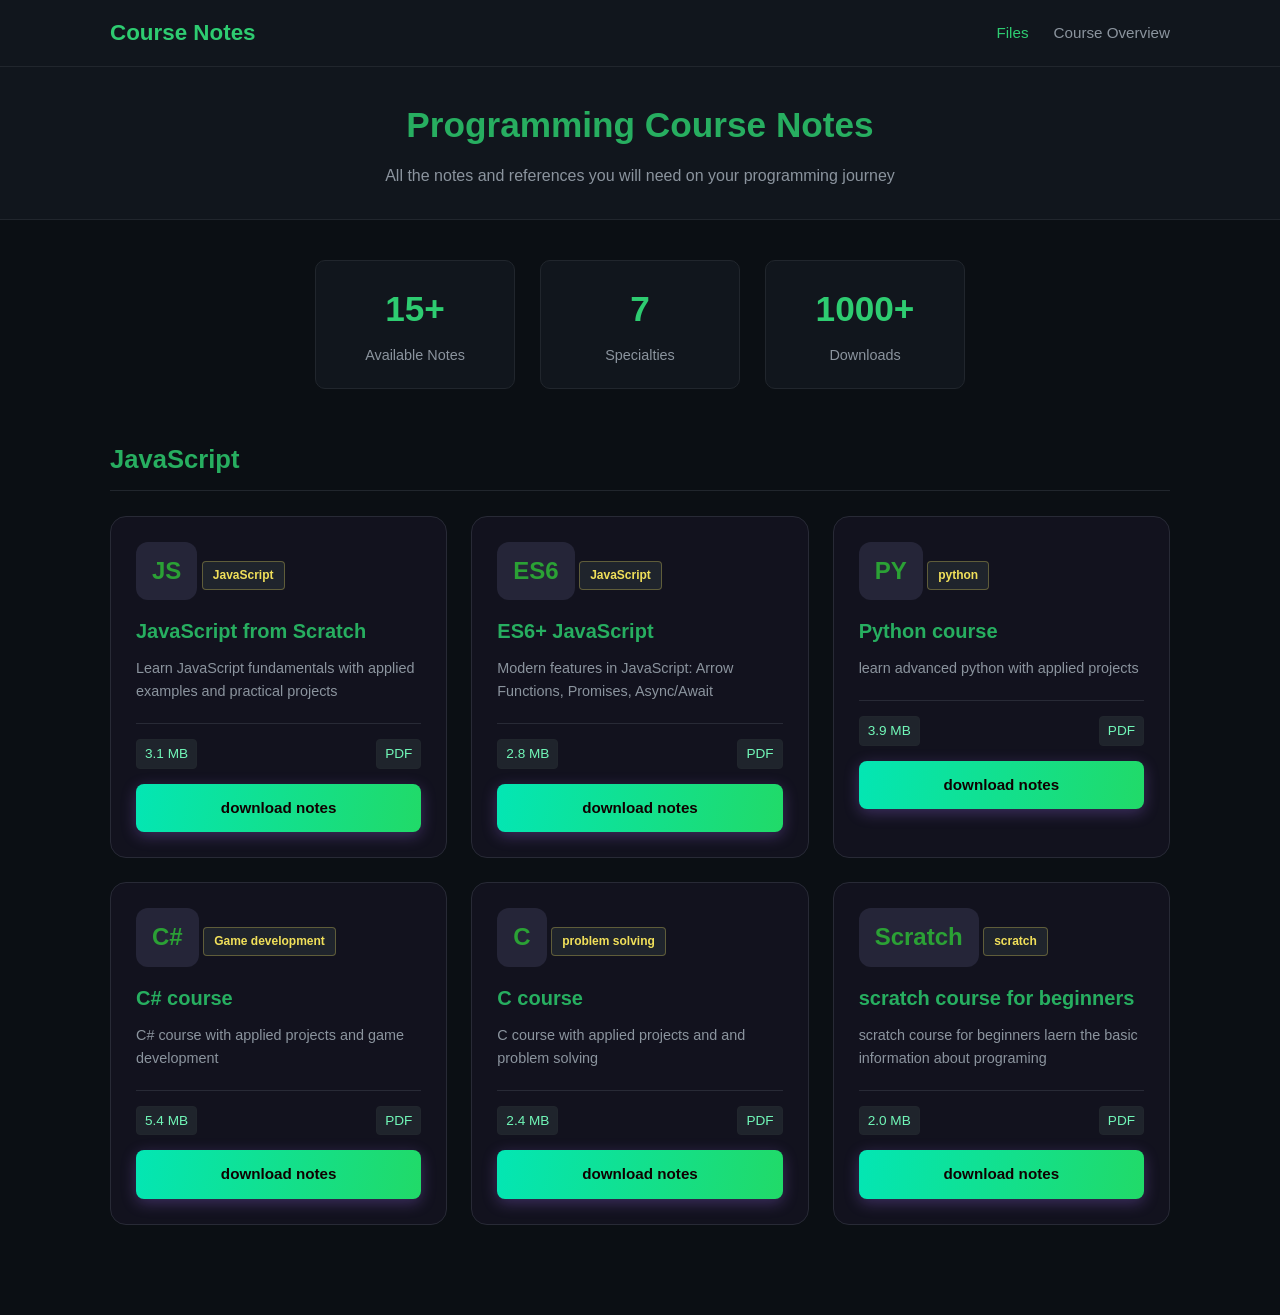
<file: index.html>
<!DOCTYPE html>
<html lang="en" dir="ltr">
<head>
    <meta charset="UTF-8">
    <meta name="viewport" content="width=device-width, initial-scale=1.0">
    <title>Programming Course Notes</title>
    <link rel="stylesheet" href="styles.css">
</head>
<body>
    <nav class="navbar">
        <div class="nav-container">
            <a class="nav-logo" href="index.html">Course Notes</a>
            <ul class="nav-links">
                <li><a class="active-link" href="index.html" style="color: var(--accent-green);">Files</a></li>
                <li><a href="overview.html">Course Overview</a></li>
            </ul>
        </div>
    </nav>

    <header class="header">
        <h1>Programming Course Notes</h1>
        <p>All the notes and references you will need on your programming journey</p>
    </header>

    <main class="container">
       

        <div class="stats">
            <div class="stat-item">
                <span class="stat-number">15+</span>
                <span class="stat-label">Available Notes</span>
            </div>
            <div class="stat-item">
                <span class="stat-number">7</span>
                <span class="stat-label">Specialties</span>
            </div>
            <div class="stat-item">
                <span class="stat-number">1000+</span>
                <span class="stat-label">Downloads</span>
            </div>
        </div>

        <h2 class="section-title">JavaScript</h2>
        <div class="files-grid">
            <div class="file-card">
                <span class="file-icon">JS</span>
                <span class="category-badge badge-javascript">JavaScript</span>
                <h3>JavaScript from Scratch</h3>
                <p>Learn JavaScript fundamentals with applied examples and practical projects</p>
                <div class="file-meta">
                    <span class="file-size">3.1 MB</span>
                    <span class="file-type">PDF</span>
                </div>
                <a href="https://drive.google.com/drive/folders/1BHnx0L4idVI3QAs9qR6eSVV_JcwaFpO4" class="download-btn" download target="_blank">download notes </a>
            </div>

            <div class="file-card">
                <span class="file-icon">ES6</span>
                <span class="category-badge badge-javascript">JavaScript</span>
                <h3>ES6+  JavaScript</h3>
                <p>Modern features in JavaScript: Arrow Functions, Promises, Async/Await</p>
                <div class="file-meta">
                    <span class="file-size">2.8 MB</span>
                    <span class="file-type">PDF</span>
                </div>
              <a href="https://drive.google.com/drive/folders/1BHnx0L4idVI3QAs9qR6eSVV_JcwaFpO4" class="download-btn" download target="_blank">download notes </a>
            </div>

            <div class="file-card">
            <span class="file-icon">PY</span>
            <span class="category-badge badge-javascript">python</span>
            <h3>  Python course    </h3>
            <p>    learn  advanced python with applied projects       </p>
            <div class="file-meta">
            <span class="file-size">3.9 MB</span>
            <span class="file-type">PDF</span>
</div>
<a href="https://drive.google.com/drive/folders/1BHnx0L4idVI3QAs9qR6eSVV_JcwaFpO4" class="download-btn" download target="_blank">download notes </a>
            

            </div>
            <div class="file-card">
            <span class="file-icon">C#</span>
            <span class="category-badge badge-javascript">Game development</span>
            <h3> C# course </h3>
            <p>C# course with applied projects and game development </p>
            <div class="file-meta">
            <span class="file-size">5.4 MB</span>
            <span class="file-type">PDF</span> </div>
            <a href="https://drive.google.com/drive/folders/1BHnx0L4idVI3QAs9qR6eSVV_JcwaFpO4" class="download-btn" download target="_blank">download notes </a>
</div>
           
            
             <div class="file-card">
            <span class="file-icon">C</span>
            <span class="category-badge badge-javascript">problem solving </span>
            <h3> C course </h3>
            <p>C course with applied projects and and problem solving  </p>
            <div class="file-meta">
            <span class="file-size">2.4 MB</span>
            <span class="file-type">PDF</span> </div>
           <a href="https://drive.google.com/drive/folders/1BHnx0L4idVI3QAs9qR6eSVV_JcwaFpO4" class="download-btn" download target="_blank">download notes </a> 
</div>
           
            
            
            
             <div class="file-card">
            <span class="file-icon">Scratch</span>
            <span class="category-badge badge-javascript">scratch</span>
            <h3> scratch course for beginners </h3>
            <p>scratch course for beginners laern the basic information about programing   </p>
            <div class="file-meta">
            <span class="file-size">2.0 MB</span>
            <span class="file-type">PDF</span> </div>
           <a href="https://drive.google.com/drive/folders/1BHnx0L4idVI3QAs9qR6eSVV_JcwaFpO4" class="download-btn" download target="_blank">download notes </a>
</div>
           
            </div>
</file>
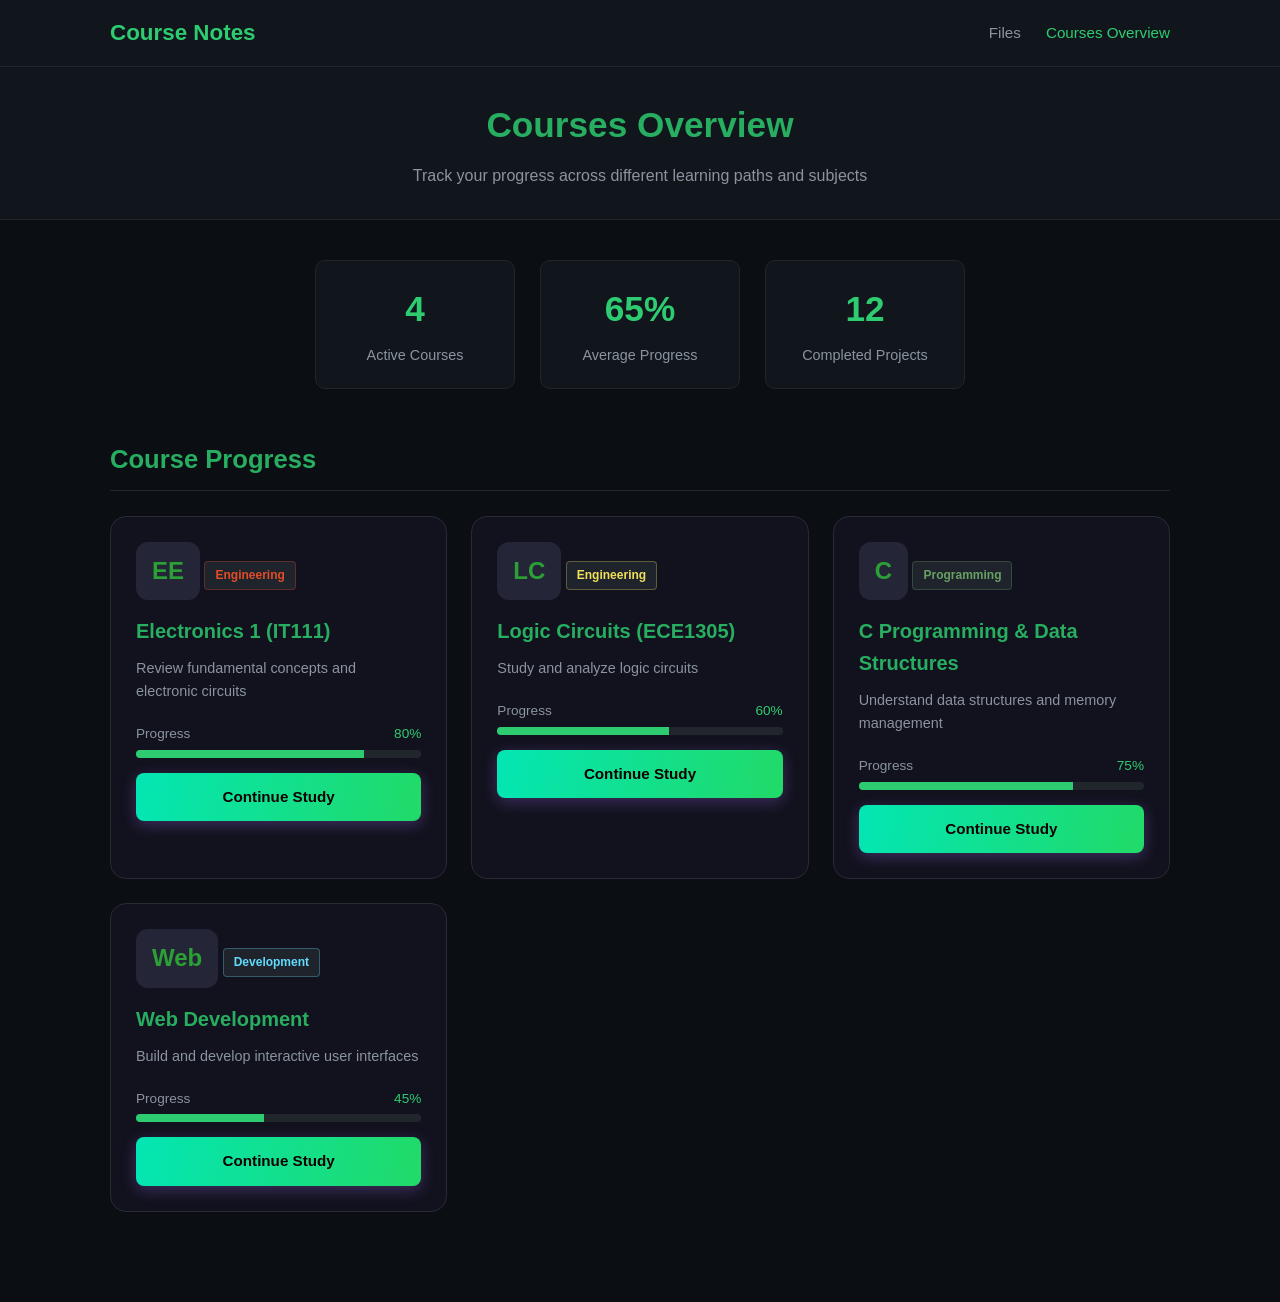
<file: overview.html>
<!DOCTYPE html>
<html lang="en" dir="ltr">
<head>
    <meta charset="UTF-8">
    <meta name="viewport" content="width=device-width, initial-scale=1.0">
    <title>Courses Overview</title>
    <link rel="stylesheet" href="styles.css">
</head>
<body>
    <nav class="navbar">
        <div class="nav-container">
            <a href="index.html" class="nav-logo">Course Notes</a>
            <ul class="nav-links">
                <li><a href="index.html">Files</a></li>
                <li><a href="overview.html" class="active-link" style="color: var(--accent-green);">Courses Overview</a></li>
            </ul>
        </div>
    </nav>

    <header class="header">
        <h1>Courses Overview</h1>
        <p>Track your progress across different learning paths and subjects</p>
    </header>

    <main class="container">
        <div class="stats">
            <div class="stat-item">
                <span class="stat-number">4</span>
                <span class="stat-label">Active Courses</span>
            </div>
            <div class="stat-item">
                <span class="stat-number">65%</span>
                <span class="stat-label">Average Progress</span>
            </div>
            <div class="stat-item">
                <span class="stat-number">12</span>
                <span class="stat-label">Completed Projects</span>
            </div>
        </div>

        <h2 class="section-title">Course Progress</h2>

        <div class="files-grid">
            <div class="file-card">
                <span class="file-icon">EE</span>
                <span class="category-badge badge-html">Engineering</span>
                <h3>Electronics 1 (IT111)</h3>
                <p>Review fundamental concepts and electronic circuits</p>
                <div style="margin: 15px 0;">
                    <div style="display: flex; justify-content: space-between; margin-bottom: 5px; font-size: 0.85rem; color: var(--text-secondary);">
                        <span>Progress</span>
                        <span style="color: var(--accent-green);">80%</span>
                    </div>
                    <div style="background-color: var(--border-color); border-radius: 10px; height: 8px; width: 100%; overflow: hidden;">
                        <div style="background-color: var(--accent-green); height: 100%; width: 80%;"></div>
                    </div>
                </div>
                <a href="#" class="download-btn" style="margin-top: 10px;">Continue Study</a>
            </div>

            <div class="file-card">
                <span class="file-icon">LC</span>
                <span class="category-badge badge-javascript">Engineering</span>
                <h3>Logic Circuits (ECE1305)</h3>
                <p>Study and analyze logic circuits</p>
                <div style="margin: 15px 0;">
                    <div style="display: flex; justify-content: space-between; margin-bottom: 5px; font-size: 0.85rem; color: var(--text-secondary);">
                        <span>Progress</span>
                        <span style="color: var(--accent-green);">60%</span>
                    </div>
                    <div style="background-color: var(--border-color); border-radius: 10px; height: 8px; width: 100%; overflow: hidden;">
                        <div style="background-color: var(--accent-green); height: 100%; width: 60%;"></div>
                    </div>
                </div>
                <a href="#" class="download-btn" style="margin-top: 10px;">Continue Study</a>
            </div>

            <div class="file-card">
                <span class="file-icon">C</span>
                <span class="category-badge badge-nodejs">Programming</span>
                <h3>C Programming & Data Structures</h3>
                <p>Understand data structures and memory management</p>
                <div style="margin: 15px 0;">
                    <div style="display: flex; justify-content: space-between; margin-bottom: 5px; font-size: 0.85rem; color: var(--text-secondary);">
                        <span>Progress</span>
                        <span style="color: var(--accent-green);">75%</span>
                    </div>
                    <div style="background-color: var(--border-color); border-radius: 10px; height: 8px; width: 100%; overflow: hidden;">
                        <div style="background-color: var(--accent-green); height: 100%; width: 75%;"></div>
                    </div>
                </div>
                <a href="#" class="download-btn" style="margin-top: 10px;">Continue Study</a>
            </div>

            <div class="file-card">
                <span class="file-icon">Web</span>
                <span class="category-badge badge-react">Development</span>
                <h3>Web Development</h3>
                <p>Build and develop interactive user interfaces</p>
                <div style="margin: 15px 0;">
                    <div style="display: flex; justify-content: space-between; margin-bottom: 5px; font-size: 0.85rem; color: var(--text-secondary);">
                        <span>Progress</span>
                        <span style="color: var(--accent-green);">45%</span>
                    </div>
                    <div style="background-color: var(--border-color); border-radius: 10px; height: 8px; width: 100%; overflow: hidden;">
                        <div style="background-color: var(--accent-green); height: 100%; width: 45%;"></div>
                    </div>
                </div>
                <a href="#" class="download-btn" style="margin-top: 10px;">Continue Study</a>
            </div>
        </div>
    </main>

   
</body>
</html>
</file>
<file: styles.css>
* {
    margin: 0;
    padding: 0;
    box-sizing: border-box;
}

:root {
    --bg-color: #0b0f14;
    --card-bg: #11161d;
    --text-primary: #27ae60;
    --text-secondary: #8b949e;
    --accent-green: #2ecc71;
    --accent-hover: #27ae60;
    --border-color: #21262d;
    --font-family: 'Segoe UI', Roboto, Helvetica, Arial, sans-serif;
}

body {
    font-family: var(--font-family);
    background-color: var(--bg-color);
    color: var(--text-primary);
    line-height: 1.6;
    min-height: 100vh;
}

/* Navbar */
.navbar {
    background-color: var(--card-bg);
    border-bottom: 1px solid var(--border-color);
    padding: 15px 0;
    position: sticky;
    top: 0;
    z-index: 1000;
}

.nav-container {
    max-width: 1100px;
    margin: 0 auto;
    display: flex;
    justify-content: space-between;
    align-items: center;
    padding: 0 20px;
}

.nav-logo {
    color: var(--accent-green);
    font-size: 1.4rem;
    font-weight: 700;
    text-decoration: none;
    cursor: pointer;
}

.nav-links {
    display: flex;
    gap: 25px;
    list-style: none;
}

.nav-links a {
    color: var(--text-secondary);
    text-decoration: none;
    font-size: 0.95rem;
    font-weight: 500;
    transition: color 0.3s ease;
    cursor: pointer;
}

.nav-links a:hover,
.nav-links .active-link {
    color: var(--accent-green);
}

/* Header */
.header {
    background-color: var(--card-bg);
    padding: 30px 20px;
    border-bottom: 1px solid var(--border-color);
    text-align: center;
}

.header h1 {
    color: var(--text-primary);
    font-size: 2.2rem;
    font-weight: 700;
    margin-bottom: 10px;
}

.header p {
    color: var(--text-secondary);
    font-size: 1rem;
    max-width: 600px;
    margin: 0 auto;
}

/* Main Container */
.container {
    max-width: 1100px;
    margin: 0 auto;
    padding: 40px 20px;
}

/* Stats Section */
.stats {
    display: flex;
    justify-content: center;
    gap: 25px;
    margin-bottom: 50px;
    flex-wrap: wrap;
}

.stat-item {
    text-align: center;
    padding: 20px;
    background-color: var(--card-bg);
    border-radius: 10px;
    border: 1px solid var(--border-color);
    min-width: 160px;
    flex: 1 1 160px;
    max-width: 200px;
}

.stat-number {
    font-size: 2.2rem;
    font-weight: 700;
    color: var(--accent-green);
    display: block;
    margin-bottom: 5px;
}

.stat-label {
    color: var(--text-secondary);
    font-size: 0.9rem;
    font-weight: 500;
}

/* Section Titles */
.section-title {
    color: var(--text-primary);
    font-size: 1.6rem;
    font-weight: 600;
    margin-bottom: 25px;
    padding-bottom: 10px;
    border-bottom: 1px solid var(--border-color);
    display: flex;
    align-items: center;
    gap: 10px;
}

/* Files Grid */
.files-grid {
    display: grid;
    grid-template-columns: repeat(auto-fill, minmax(280px, 1fr));
    gap: 24px;
    margin-bottom: 50px;
}

/* File Card */
.file-card {
    background-color: #12121e;
    border: 1px solid #282a36;
    border-radius: 16px;
    padding: 25px;
    transition: all 0.4s cubic-bezier(0.175, 0.885, 0.32, 1.275);
    cursor: pointer;
    position: relative;
    overflow: hidden;
}

.file-card::before {
    content: "";
    position: absolute;
    top: 0;
    left: 0;
    width: 100%;
    height: 4px;
    background: linear-gradient(90deg, #0c2bda, #1f8a2d);
    transform: scaleX(0);
    transition: transform 0.4s ease;
}

.file-card:hover {
    background-color: #1a1a2e;
    border-color: #4c09c0;
    transform: translateY(-8px);
    box-shadow: 0 12px 30px rgba(163, 113, 247, 0.2);
}

.file-card:hover::before {
    transform: scaleX(1);
}

.file-icon {
    font-size: 1.5rem;
    font-weight: bold;
    margin-bottom: 15px;
    display: inline-block;
    background-color: #252538;
    color: #2ba135;
    padding: 10px 16px;
    border-radius: 12px;
}

.file-card h3 {
    color: #ffffff;
    font-size: 1.3rem;
    margin-bottom: 10px;
    transition: color 0.3s ease;
}

.file-card:hover h3 {
    color: #1d853c;
}

.file-card p {
    color: #8b949e;
    font-size: 0.9rem;
    margin-bottom: 15px;
}

.file-meta {
    display: flex;
    justify-content: space-between;
    align-items: center;
    padding-top: 15px;
    border-top: 1px solid #282a36;
}

.file-size {
    color: #71f7b8;
    font-size: 0.85rem;
    background-color: rgba(255, 140, 0, 0.1);
    padding: 5px 12px;
    border-radius: 20px;
}

.file-type {
    color: #71f7b8;
    font-size: 0.85rem;
    background-color: rgba(163, 113, 247, 0.1);
    padding: 5px 12px;
    border-radius: 20px;
}

/* Download Button */
.download-btn {
    display: inline-block;
    background: linear-gradient(1900deg, #03e6b4, #21da68);
    color: #ffffff;
    text-decoration: none;
    padding: 12px 20px;
    border-radius: 10px;
    margin-top: 15px;
    font-weight: 600;
    transition: all 0.3s ease;
    border: none;
    cursor: pointer;
    width: 100%;
    text-align: center;
    box-shadow: 0 4px 15px rgba(163, 113, 247, 0.3);
}

.download-btn:hover {
    background-image: linear-gradient(1deg, #5b43e0, #0090d3);
    box-shadow: 0 6px 20px rgba(255, 140, 0, 0.4);
    transform: scale(1.02);
}
.category-badge {
    display: inline-block;
    padding: 4px 10px;
    border-radius: 4px;
    font-size: 0.75rem;
    font-weight: 600;
    margin-bottom: 10px;
    background-color: #1f242c;
    color: var(--text-secondary);
    border: 1px solid var(--border-color);
    align-self: flex-start;
}

.badge-javascript { color: #f1e05a; border-color: rgba(241, 224, 90, 0.3); }
.badge-html { color: #e34c26; border-color: rgba(227, 76, 38, 0.3); }
.badge-css { color: #563d7c; border-color: rgba(86, 61, 124, 0.3); }
.badge-react { color: #61dafb; border-color: rgba(97, 218, 251, 0.3); }
.badge-nodejs { color: #68a063; border-color: rgba(104, 160, 99, 0.3); }

.file-card h3 {
    color: var(--text-primary);
    font-size: 1.25rem;
    font-weight: 600;
    margin-bottom: 10px;
}

.file-card p {
    color: var(--text-secondary);
    font-size: 0.9rem;
    margin-bottom: 20px;
    flex-grow: 1;
}

.file-meta {
    display: flex;
    gap: 10px;
    margin-bottom: 15px;
    font-size: 0.8rem;
    color: var(--text-secondary);
}

.file-size, .file-type {
    background-color: #1f242c;
    padding: 3px 8px;
    border-radius: 4px;
    border: 1px solid var(--border-color);
}

.download-btn {
    display: block;
    background-color: var(--accent-green);
    color: #100000;
    text-decoration: none;
    padding: 12px 20px;
    border-radius: 8px;
    font-weight: 600;
    font-size: 0.95rem;
    text-align: center;
    transition: background-color 0.2s ease;
    border: none;
    width: 100%;
    cursor: pointer;
}

.download-btn:hover {
    background-color: var(--accent-hover);
}




@media (max-width: 768px) {
    .header h1 { font-size: 1.8rem; }
    .container { padding: 20px; }
    .files-grid { grid-template-columns: 1fr; }
    .stats { gap: 15px; }
    .stat-item { min-width: 140px; padding: 15px; }
    .stat-number { font-size: 1.8rem; }
}
</file>
